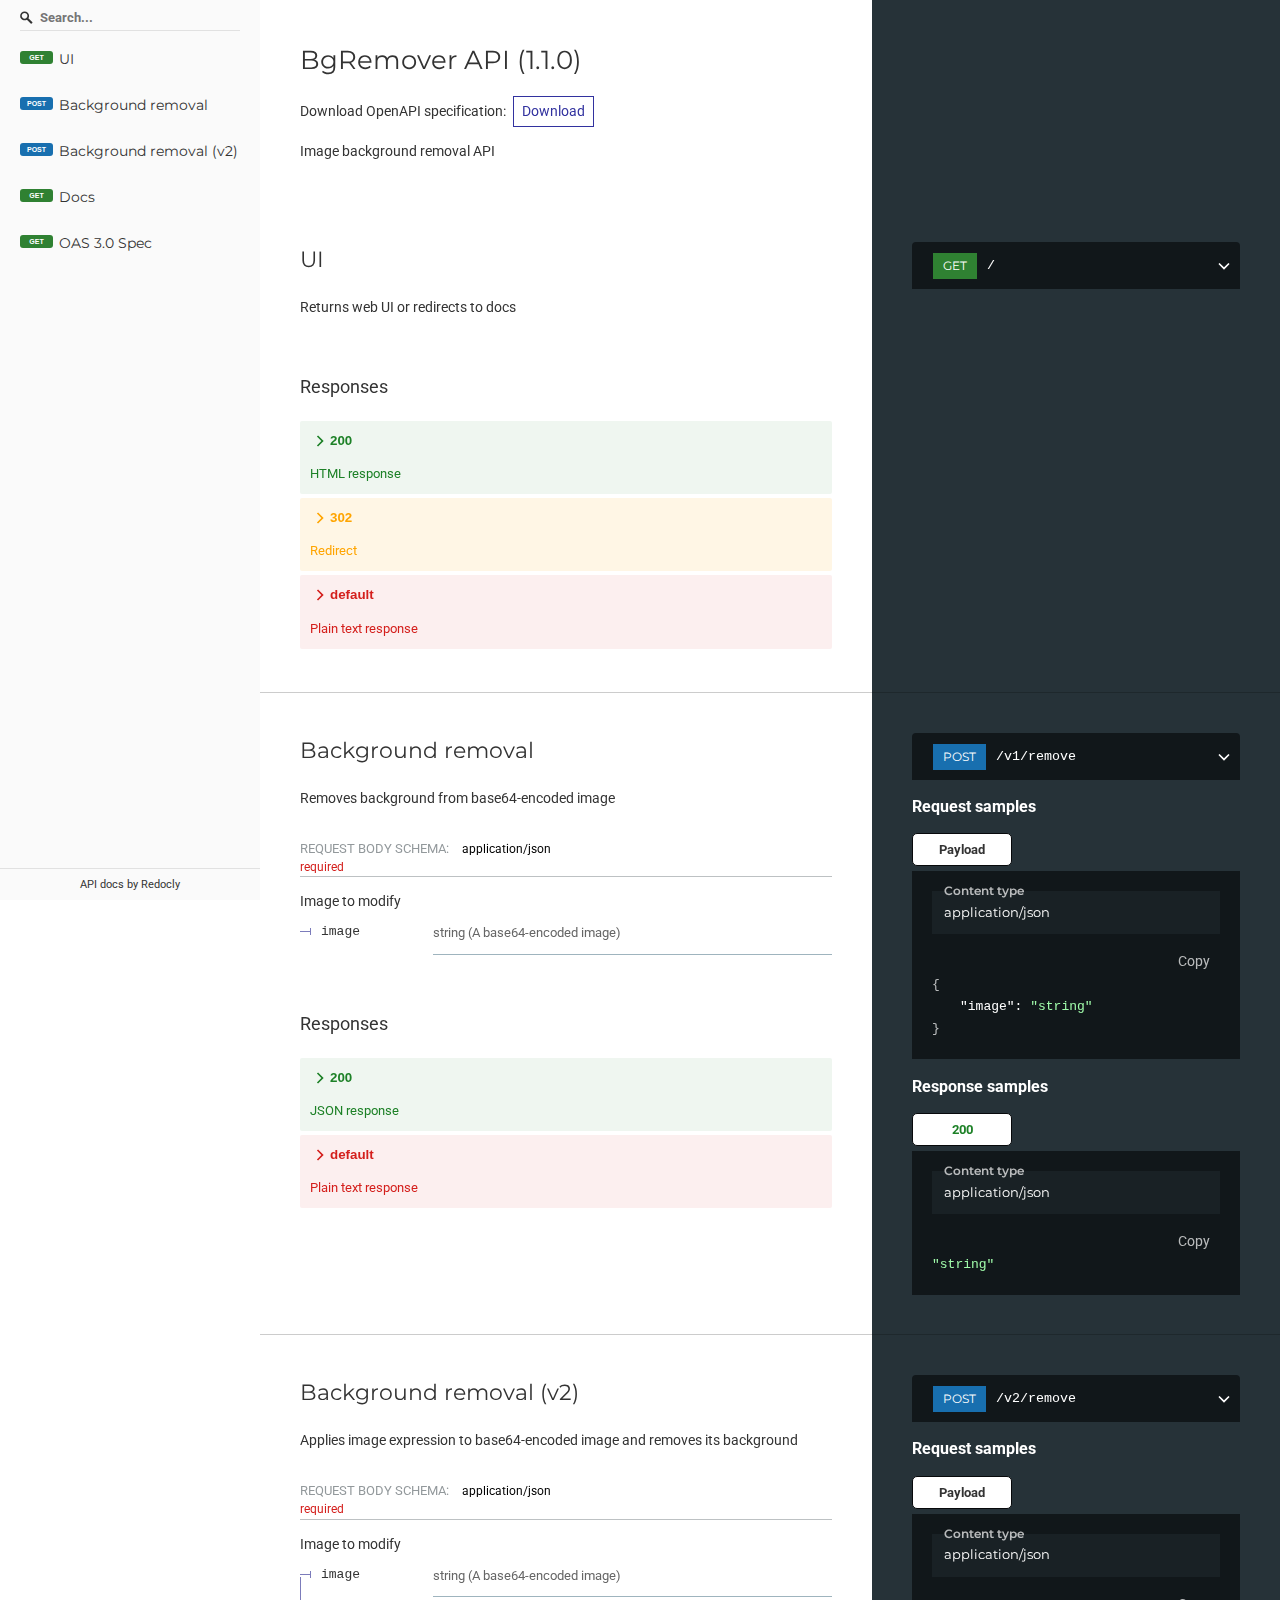
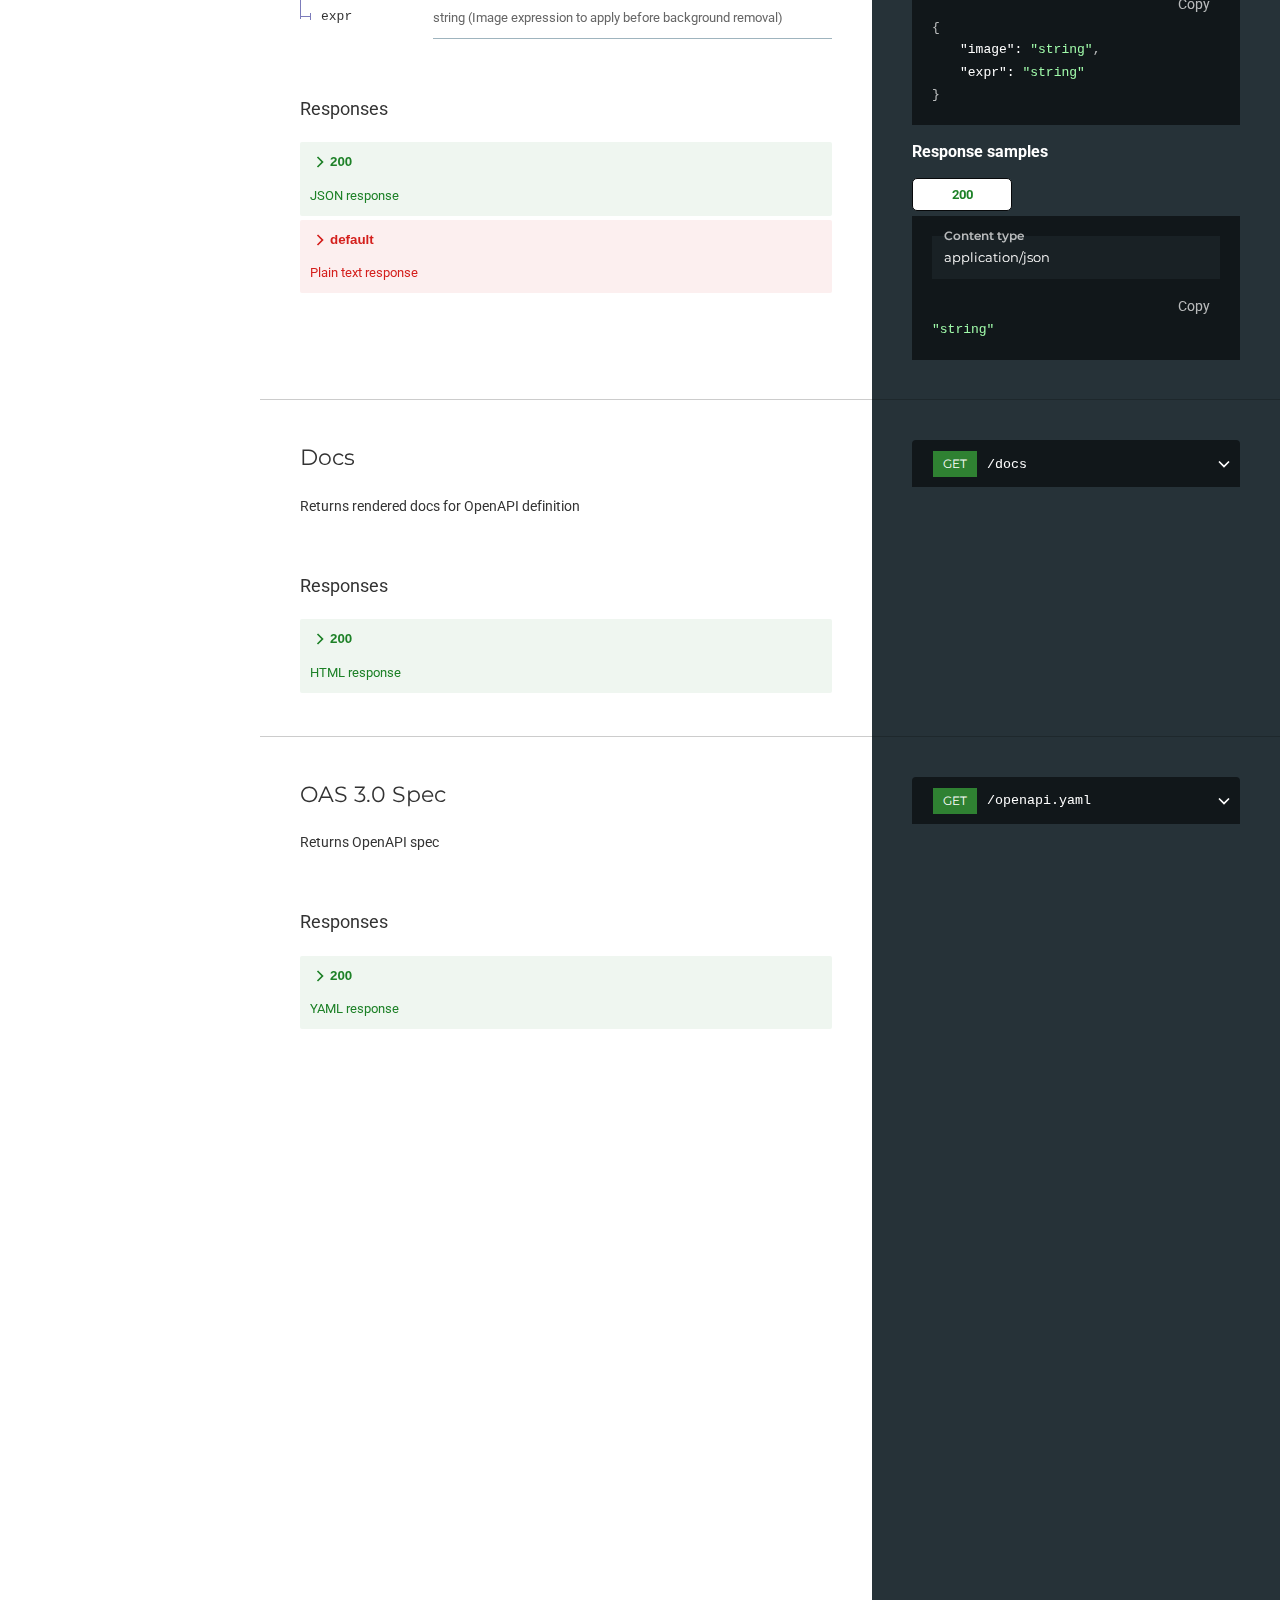
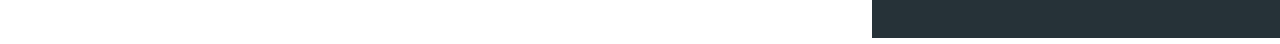
<file: static/spec/redoc-static.html>
<!DOCTYPE html>
<html>

<head>
  <meta charset="utf8" />
  <title>BgRemover API</title>
  <!-- needed for adaptive design -->
  <meta name="viewport" content="width=device-width, initial-scale=1">
  <style>
    body {
      padding: 0;
      margin: 0;
    }
  </style>
  <script src="https://cdn.redoc.ly/redoc/v2.1.5/bundles/redoc.standalone.js"></script><style data-styled="true" data-styled-version="6.1.11">.jLkFlo{width:calc(100% - 40%);padding:0 40px;}/*!sc*/
@media print,screen and (max-width: 75rem){.jLkFlo{width:100%;padding:40px 40px;}}/*!sc*/
data-styled.g4[id="sc-fqkwJk"]{content:"jLkFlo,"}/*!sc*/
.gWwwsw{padding:40px 0;}/*!sc*/
.gWwwsw:last-child{min-height:calc(100vh + 1px);}/*!sc*/
.gWwwsw>.gWwwsw:last-child{min-height:initial;}/*!sc*/
@media print,screen and (max-width: 75rem){.gWwwsw{padding:0;}}/*!sc*/
.dNqlFH{padding:40px 0;position:relative;}/*!sc*/
.dNqlFH:last-child{min-height:calc(100vh + 1px);}/*!sc*/
.dNqlFH>.dNqlFH:last-child{min-height:initial;}/*!sc*/
@media print,screen and (max-width: 75rem){.dNqlFH{padding:0;}}/*!sc*/
.dNqlFH:not(:last-of-type):after{position:absolute;bottom:0;width:100%;display:block;content:'';border-bottom:1px solid rgba(0, 0, 0, 0.2);}/*!sc*/
data-styled.g5[id="sc-dcJtft"]{content:"gWwwsw,dNqlFH,"}/*!sc*/
.hqwGrr{width:40%;color:#ffffff;background-color:#263238;padding:0 40px;}/*!sc*/
@media print,screen and (max-width: 75rem){.hqwGrr{width:100%;padding:40px 40px;}}/*!sc*/
data-styled.g6[id="sc-iGgVNO"]{content:"hqwGrr,"}/*!sc*/
.ggsSF{background-color:#263238;}/*!sc*/
data-styled.g7[id="sc-gsFSjX"]{content:"ggsSF,"}/*!sc*/
.NrBoN{display:flex;width:100%;padding:0;}/*!sc*/
@media print,screen and (max-width: 75rem){.NrBoN{flex-direction:column;}}/*!sc*/
data-styled.g8[id="sc-kAycRU"]{content:"NrBoN,"}/*!sc*/
.cDCvoe{font-family:Montserrat,sans-serif;font-weight:400;font-size:1.85714em;line-height:1.6em;color:#333333;}/*!sc*/
data-styled.g9[id="sc-imWZod"]{content:"cDCvoe,"}/*!sc*/
.hXYRhd{font-family:Montserrat,sans-serif;font-weight:400;font-size:1.57143em;line-height:1.6em;color:#333333;margin:0 0 20px;}/*!sc*/
data-styled.g10[id="sc-jXbVAB"]{content:"hXYRhd,"}/*!sc*/
.cgzTaG{color:#ffffff;}/*!sc*/
data-styled.g12[id="sc-kpDprT"]{content:"cgzTaG,"}/*!sc*/
.fZUozT{border-bottom:1px solid rgba(38, 50, 56, 0.3);margin:1em 0 1em 0;color:rgba(38, 50, 56, 0.5);font-weight:normal;text-transform:uppercase;font-size:0.929em;line-height:20px;}/*!sc*/
data-styled.g13[id="sc-dAlxHm"]{content:"fZUozT,"}/*!sc*/
.buKOug{cursor:pointer;margin-left:-20px;padding:0;line-height:1;width:20px;display:inline-block;outline:0;}/*!sc*/
.buKOug:before{content:'';width:15px;height:15px;background-size:contain;background-image:url('[data-uri]');opacity:0.5;visibility:hidden;display:inline-block;vertical-align:middle;}/*!sc*/
h1:hover>.buKOug::before,h2:hover>.buKOug::before,.buKOug:hover::before{visibility:visible;}/*!sc*/
data-styled.g14[id="sc-jlZhRR"]{content:"buKOug,"}/*!sc*/
.jqLwgG{height:1.5em;width:1.5em;min-width:1.5em;vertical-align:middle;float:left;transition:transform 0.2s ease-out;transform:rotateZ(-90deg);}/*!sc*/
.jqLwgG polygon{fill:#1d8127;}/*!sc*/
.cOpcbH{height:1.5em;width:1.5em;min-width:1.5em;vertical-align:middle;float:left;transition:transform 0.2s ease-out;transform:rotateZ(-90deg);}/*!sc*/
.cOpcbH polygon{fill:#ffa500;}/*!sc*/
.bBKyWu{height:1.5em;width:1.5em;min-width:1.5em;vertical-align:middle;float:left;transition:transform 0.2s ease-out;transform:rotateZ(-90deg);}/*!sc*/
.bBKyWu polygon{fill:#d41f1c;}/*!sc*/
.fxsrq{height:20px;width:20px;min-width:20px;vertical-align:middle;float:right;transition:transform 0.2s ease-out;transform:rotateZ(0);}/*!sc*/
.fxsrq polygon{fill:white;}/*!sc*/
data-styled.g15[id="sc-cwHqhk"]{content:"jqLwgG,cOpcbH,bBKyWu,fxsrq,"}/*!sc*/
.fCxZSn{border-left:1px solid #7c7cbb;box-sizing:border-box;position:relative;padding:10px 10px 10px 0;}/*!sc*/
@media screen and (max-width: 50rem){.fCxZSn{display:block;overflow:hidden;}}/*!sc*/
tr:first-of-type>.fCxZSn,tr.last>.fCxZSn{border-left-width:0;background-position:top left;background-repeat:no-repeat;background-size:1px 100%;}/*!sc*/
tr:first-of-type>.fCxZSn{background-image:linear-gradient(
      to bottom,
      transparent 0%,
      transparent 22px,
      #7c7cbb 22px,
      #7c7cbb 100%
    );}/*!sc*/
tr.last>.fCxZSn{background-image:linear-gradient(
      to bottom,
      #7c7cbb 0%,
      #7c7cbb 22px,
      transparent 22px,
      transparent 100%
    );}/*!sc*/
tr.last+tr>.fCxZSn{border-left-color:transparent;}/*!sc*/
tr.last:first-child>.fCxZSn{background:none;border-left-color:transparent;}/*!sc*/
data-styled.g18[id="sc-dLNtp"]{content:"fCxZSn,"}/*!sc*/
.jTSwDU{vertical-align:top;line-height:20px;white-space:nowrap;font-size:13px;font-family:Courier,monospace;}/*!sc*/
.jTSwDU.deprecated{text-decoration:line-through;color:#707070;}/*!sc*/
data-styled.g20[id="sc-eldOKa"]{content:"jTSwDU,"}/*!sc*/
.kdholP{border-bottom:1px solid #9fb4be;padding:10px 0;width:75%;box-sizing:border-box;}/*!sc*/
tr.expanded .kdholP{border-bottom:none;}/*!sc*/
@media screen and (max-width: 50rem){.kdholP{padding:0 20px;border-bottom:none;border-left:1px solid #7c7cbb;}tr.last>.kdholP{border-left:none;}}/*!sc*/
data-styled.g21[id="sc-fPXMhL"]{content:"kdholP,"}/*!sc*/
.fWSzIS{color:#7c7cbb;font-family:Courier,monospace;margin-right:10px;}/*!sc*/
.fWSzIS::before{content:'';display:inline-block;vertical-align:middle;width:10px;height:1px;background:#7c7cbb;}/*!sc*/
.fWSzIS::after{content:'';display:inline-block;vertical-align:middle;width:1px;background:#7c7cbb;height:7px;}/*!sc*/
data-styled.g22[id="sc-gFqAYk"]{content:"fWSzIS,"}/*!sc*/
.hPLMVw{border-collapse:separate;border-radius:3px;font-size:14px;border-spacing:0;width:100%;}/*!sc*/
.hPLMVw >tr{vertical-align:middle;}/*!sc*/
@media screen and (max-width: 50rem){.hPLMVw{display:block;}.hPLMVw >tr,.hPLMVw >tbody>tr{display:block;}}/*!sc*/
@media screen and (max-width: 50rem) and (-ms-high-contrast:none){.hPLMVw td{float:left;width:100%;}}/*!sc*/
.hPLMVw .sc-ikkyvV,.hPLMVw .sc-ikkyvV .sc-ikkyvV .sc-ikkyvV,.hPLMVw .sc-ikkyvV .sc-ikkyvV .sc-ikkyvV .sc-ikkyvV .sc-ikkyvV{margin:1em;margin-right:0;background:#fafafa;}/*!sc*/
.hPLMVw .sc-ikkyvV .sc-ikkyvV,.hPLMVw .sc-ikkyvV .sc-ikkyvV .sc-ikkyvV .sc-ikkyvV,.hPLMVw .sc-ikkyvV .sc-ikkyvV .sc-ikkyvV .sc-ikkyvV .sc-ikkyvV .sc-ikkyvV{background:#ffffff;}/*!sc*/
data-styled.g24[id="sc-dAbbbq"]{content:"hPLMVw,"}/*!sc*/
.tlGxN >ul{list-style:none;padding:0;margin:0;margin:0 -5px;}/*!sc*/
.tlGxN >ul >li{padding:5px 10px;display:inline-block;background-color:#11171a;border-bottom:1px solid rgba(0, 0, 0, 0.5);cursor:pointer;text-align:center;outline:none;color:#ccc;margin:0 5px 5px 5px;border:1px solid #07090b;border-radius:5px;min-width:60px;font-size:0.9em;font-weight:bold;}/*!sc*/
.tlGxN >ul >li.react-tabs__tab--selected{color:#333333;background:#ffffff;}/*!sc*/
.tlGxN >ul >li.react-tabs__tab--selected:focus{outline:auto;}/*!sc*/
.tlGxN >ul >li:only-child{flex:none;min-width:100px;}/*!sc*/
.tlGxN >ul >li.tab-success{color:#1d8127;}/*!sc*/
.tlGxN >ul >li.tab-redirect{color:#ffa500;}/*!sc*/
.tlGxN >ul >li.tab-info{color:#87ceeb;}/*!sc*/
.tlGxN >ul >li.tab-error{color:#d41f1c;}/*!sc*/
.tlGxN >.react-tabs__tab-panel{background:#11171a;}/*!sc*/
.tlGxN >.react-tabs__tab-panel>div,.tlGxN >.react-tabs__tab-panel>pre{padding:20px;margin:0;}/*!sc*/
.tlGxN >.react-tabs__tab-panel>div>pre{padding:0;}/*!sc*/
data-styled.g30[id="sc-bXCLgj"]{content:"tlGxN,"}/*!sc*/
.bSgSrX code[class*='language-'],.bSgSrX pre[class*='language-']{text-shadow:0 -0.1em 0.2em black;text-align:left;white-space:pre;word-spacing:normal;word-break:normal;word-wrap:normal;line-height:1.5;-moz-tab-size:4;-o-tab-size:4;tab-size:4;-webkit-hyphens:none;-moz-hyphens:none;-ms-hyphens:none;hyphens:none;}/*!sc*/
@media print{.bSgSrX code[class*='language-'],.bSgSrX pre[class*='language-']{text-shadow:none;}}/*!sc*/
.bSgSrX pre[class*='language-']{padding:1em;margin:0.5em 0;overflow:auto;}/*!sc*/
.bSgSrX .token.comment,.bSgSrX .token.prolog,.bSgSrX .token.doctype,.bSgSrX .token.cdata{color:hsl(30, 20%, 50%);}/*!sc*/
.bSgSrX .token.punctuation{opacity:0.7;}/*!sc*/
.bSgSrX .namespace{opacity:0.7;}/*!sc*/
.bSgSrX .token.property,.bSgSrX .token.tag,.bSgSrX .token.number,.bSgSrX .token.constant,.bSgSrX .token.symbol{color:#4a8bb3;}/*!sc*/
.bSgSrX .token.boolean{color:#e64441;}/*!sc*/
.bSgSrX .token.selector,.bSgSrX .token.attr-name,.bSgSrX .token.string,.bSgSrX .token.char,.bSgSrX .token.builtin,.bSgSrX .token.inserted{color:#a0fbaa;}/*!sc*/
.bSgSrX .token.selector+a,.bSgSrX .token.attr-name+a,.bSgSrX .token.string+a,.bSgSrX .token.char+a,.bSgSrX .token.builtin+a,.bSgSrX .token.inserted+a,.bSgSrX .token.selector+a:visited,.bSgSrX .token.attr-name+a:visited,.bSgSrX .token.string+a:visited,.bSgSrX .token.char+a:visited,.bSgSrX .token.builtin+a:visited,.bSgSrX .token.inserted+a:visited{color:#4ed2ba;text-decoration:underline;}/*!sc*/
.bSgSrX .token.property.string{color:white;}/*!sc*/
.bSgSrX .token.operator,.bSgSrX .token.entity,.bSgSrX .token.url,.bSgSrX .token.variable{color:hsl(40, 90%, 60%);}/*!sc*/
.bSgSrX .token.atrule,.bSgSrX .token.attr-value,.bSgSrX .token.keyword{color:hsl(350, 40%, 70%);}/*!sc*/
.bSgSrX .token.regex,.bSgSrX .token.important{color:#e90;}/*!sc*/
.bSgSrX .token.important,.bSgSrX .token.bold{font-weight:bold;}/*!sc*/
.bSgSrX .token.italic{font-style:italic;}/*!sc*/
.bSgSrX .token.entity{cursor:help;}/*!sc*/
.bSgSrX .token.deleted{color:red;}/*!sc*/
data-styled.g32[id="sc-eeDSqt"]{content:"bSgSrX,"}/*!sc*/
.kEwLiZ{opacity:0.7;transition:opacity 0.3s ease;text-align:right;}/*!sc*/
.kEwLiZ:focus-within{opacity:1;}/*!sc*/
.kEwLiZ >button{background-color:transparent;border:0;color:inherit;padding:2px 10px;font-family:Roboto,sans-serif;font-size:14px;line-height:1.5em;cursor:pointer;outline:0;}/*!sc*/
.kEwLiZ >button :hover,.kEwLiZ >button :focus{background:rgba(255, 255, 255, 0.1);}/*!sc*/
data-styled.g33[id="sc-koYCI"]{content:"kEwLiZ,"}/*!sc*/
.eyrQrY{position:relative;}/*!sc*/
data-styled.g37[id="sc-dtBeHJ"]{content:"eyrQrY,"}/*!sc*/
.fpgAnb{margin-left:10px;text-transform:none;font-size:0.929em;color:black;}/*!sc*/
data-styled.g41[id="sc-cWSIco"]{content:"fpgAnb,"}/*!sc*/
.cWARBq{font-family:Roboto,sans-serif;font-weight:400;line-height:1.5em;}/*!sc*/
.cWARBq p:last-child{margin-bottom:0;}/*!sc*/
.cWARBq h1{font-family:Montserrat,sans-serif;font-weight:400;font-size:1.85714em;line-height:1.6em;color:#32329f;margin-top:0;}/*!sc*/
.cWARBq h2{font-family:Montserrat,sans-serif;font-weight:400;font-size:1.57143em;line-height:1.6em;color:#333333;}/*!sc*/
.cWARBq code{color:#e53935;background-color:rgba(38, 50, 56, 0.05);font-family:Courier,monospace;border-radius:2px;border:1px solid rgba(38, 50, 56, 0.1);padding:0 5px;font-size:13px;font-weight:400;word-break:break-word;}/*!sc*/
.cWARBq pre{font-family:Courier,monospace;white-space:pre;background-color:#11171a;color:white;padding:20px;overflow-x:auto;line-height:normal;border-radius:0;border:1px solid rgba(38, 50, 56, 0.1);}/*!sc*/
.cWARBq pre code{background-color:transparent;color:white;padding:0;}/*!sc*/
.cWARBq pre code:before,.cWARBq pre code:after{content:none;}/*!sc*/
.cWARBq blockquote{margin:0;margin-bottom:1em;padding:0 15px;color:#777;border-left:4px solid #ddd;}/*!sc*/
.cWARBq img{max-width:100%;box-sizing:content-box;}/*!sc*/
.cWARBq ul,.cWARBq ol{padding-left:2em;margin:0;margin-bottom:1em;}/*!sc*/
.cWARBq ul ul,.cWARBq ol ul,.cWARBq ul ol,.cWARBq ol ol{margin-bottom:0;margin-top:0;}/*!sc*/
.cWARBq table{display:block;width:100%;overflow:auto;word-break:normal;word-break:keep-all;border-collapse:collapse;border-spacing:0;margin-top:1.5em;margin-bottom:1.5em;}/*!sc*/
.cWARBq table tr{background-color:#fff;border-top:1px solid #ccc;}/*!sc*/
.cWARBq table tr:nth-child(2n){background-color:#fafafa;}/*!sc*/
.cWARBq table th,.cWARBq table td{padding:6px 13px;border:1px solid #ddd;}/*!sc*/
.cWARBq table th{text-align:left;font-weight:bold;}/*!sc*/
.cWARBq .share-link{cursor:pointer;margin-left:-20px;padding:0;line-height:1;width:20px;display:inline-block;outline:0;}/*!sc*/
.cWARBq .share-link:before{content:'';width:15px;height:15px;background-size:contain;background-image:url('[data-uri]');opacity:0.5;visibility:hidden;display:inline-block;vertical-align:middle;}/*!sc*/
.cWARBq h1:hover>.share-link::before,.cWARBq h2:hover>.share-link::before,.cWARBq .share-link:hover::before{visibility:visible;}/*!sc*/
.cWARBq a{text-decoration:auto;color:#32329f;}/*!sc*/
.cWARBq a:visited{color:#32329f;}/*!sc*/
.cWARBq a:hover{color:#6868cf;text-decoration:auto;}/*!sc*/
.gayXgA{font-family:Roboto,sans-serif;font-weight:400;line-height:1.5em;}/*!sc*/
.gayXgA p:last-child{margin-bottom:0;}/*!sc*/
.gayXgA p:first-child{margin-top:0;}/*!sc*/
.gayXgA p:last-child{margin-bottom:0;}/*!sc*/
.gayXgA h1{font-family:Montserrat,sans-serif;font-weight:400;font-size:1.85714em;line-height:1.6em;color:#32329f;margin-top:0;}/*!sc*/
.gayXgA h2{font-family:Montserrat,sans-serif;font-weight:400;font-size:1.57143em;line-height:1.6em;color:#333333;}/*!sc*/
.gayXgA code{color:#e53935;background-color:rgba(38, 50, 56, 0.05);font-family:Courier,monospace;border-radius:2px;border:1px solid rgba(38, 50, 56, 0.1);padding:0 5px;font-size:13px;font-weight:400;word-break:break-word;}/*!sc*/
.gayXgA pre{font-family:Courier,monospace;white-space:pre;background-color:#11171a;color:white;padding:20px;overflow-x:auto;line-height:normal;border-radius:0;border:1px solid rgba(38, 50, 56, 0.1);}/*!sc*/
.gayXgA pre code{background-color:transparent;color:white;padding:0;}/*!sc*/
.gayXgA pre code:before,.gayXgA pre code:after{content:none;}/*!sc*/
.gayXgA blockquote{margin:0;margin-bottom:1em;padding:0 15px;color:#777;border-left:4px solid #ddd;}/*!sc*/
.gayXgA img{max-width:100%;box-sizing:content-box;}/*!sc*/
.gayXgA ul,.gayXgA ol{padding-left:2em;margin:0;margin-bottom:1em;}/*!sc*/
.gayXgA ul ul,.gayXgA ol ul,.gayXgA ul ol,.gayXgA ol ol{margin-bottom:0;margin-top:0;}/*!sc*/
.gayXgA table{display:block;width:100%;overflow:auto;word-break:normal;word-break:keep-all;border-collapse:collapse;border-spacing:0;margin-top:1.5em;margin-bottom:1.5em;}/*!sc*/
.gayXgA table tr{background-color:#fff;border-top:1px solid #ccc;}/*!sc*/
.gayXgA table tr:nth-child(2n){background-color:#fafafa;}/*!sc*/
.gayXgA table th,.gayXgA table td{padding:6px 13px;border:1px solid #ddd;}/*!sc*/
.gayXgA table th{text-align:left;font-weight:bold;}/*!sc*/
.gayXgA .share-link{cursor:pointer;margin-left:-20px;padding:0;line-height:1;width:20px;display:inline-block;outline:0;}/*!sc*/
.gayXgA .share-link:before{content:'';width:15px;height:15px;background-size:contain;background-image:url('[data-uri]');opacity:0.5;visibility:hidden;display:inline-block;vertical-align:middle;}/*!sc*/
.gayXgA h1:hover>.share-link::before,.gayXgA h2:hover>.share-link::before,.gayXgA .share-link:hover::before{visibility:visible;}/*!sc*/
.gayXgA a{text-decoration:auto;color:#32329f;}/*!sc*/
.gayXgA a:visited{color:#32329f;}/*!sc*/
.gayXgA a:hover{color:#6868cf;text-decoration:auto;}/*!sc*/
data-styled.g42[id="sc-eBMFzZ"]{content:"cWARBq,gayXgA,"}/*!sc*/
.gKOXES{display:inline;}/*!sc*/
data-styled.g43[id="sc-dCFGXG"]{content:"gKOXES,"}/*!sc*/
.gpWFPc{position:relative;}/*!sc*/
data-styled.g44[id="sc-fhzEvr"]{content:"gpWFPc,"}/*!sc*/
.hxmTDe:hover>.sc-koYCI{opacity:1;}/*!sc*/
data-styled.g49[id="sc-esYjtY"]{content:"hxmTDe,"}/*!sc*/
.dXllNu{font-family:Courier,monospace;font-size:13px;white-space:pre;contain:content;overflow-x:auto;}/*!sc*/
.dXllNu .redoc-json code>.collapser{display:none;pointer-events:none;}/*!sc*/
.dXllNu .callback-function{color:gray;}/*!sc*/
.dXllNu .collapser:after{content:'-';cursor:pointer;}/*!sc*/
.dXllNu .collapsed>.collapser:after{content:'+';cursor:pointer;}/*!sc*/
.dXllNu .ellipsis:after{content:' … ';}/*!sc*/
.dXllNu .collapsible{margin-left:2em;}/*!sc*/
.dXllNu .hoverable{padding-top:1px;padding-bottom:1px;padding-left:2px;padding-right:2px;border-radius:2px;}/*!sc*/
.dXllNu .hovered{background-color:rgba(235, 238, 249, 1);}/*!sc*/
.dXllNu .collapser{background-color:transparent;border:0;color:#fff;font-family:Courier,monospace;font-size:13px;padding-right:6px;padding-left:6px;padding-top:0;padding-bottom:0;display:flex;align-items:center;justify-content:center;width:15px;height:15px;position:absolute;top:4px;left:-1.5em;cursor:default;user-select:none;-webkit-user-select:none;padding:2px;}/*!sc*/
.dXllNu .collapser:focus{outline-color:#fff;outline-style:dotted;outline-width:1px;}/*!sc*/
.dXllNu ul{list-style-type:none;padding:0px;margin:0px 0px 0px 26px;}/*!sc*/
.dXllNu li{position:relative;display:block;}/*!sc*/
.dXllNu .hoverable{display:inline-block;}/*!sc*/
.dXllNu .selected{outline-style:solid;outline-width:1px;outline-style:dotted;}/*!sc*/
.dXllNu .collapsed>.collapsible{display:none;}/*!sc*/
.dXllNu .ellipsis{display:none;}/*!sc*/
.dXllNu .collapsed>.ellipsis{display:inherit;}/*!sc*/
data-styled.g50[id="sc-fXSgRJ"]{content:"dXllNu,"}/*!sc*/
.OirWV{padding:0.9em;background-color:rgba(38,50,56,0.4);margin:0 0 10px 0;display:block;font-family:Montserrat,sans-serif;font-size:0.929em;line-height:1.5em;}/*!sc*/
data-styled.g51[id="sc-JrEyx"]{content:"OirWV,"}/*!sc*/
.bLpZTa{font-family:Montserrat,sans-serif;font-size:12px;position:absolute;z-index:1;top:-11px;left:12px;font-weight:600;color:rgba(255,255,255,0.7);}/*!sc*/
data-styled.g52[id="sc-fjvwmM"]{content:"bLpZTa,"}/*!sc*/
.kIESIX{position:relative;}/*!sc*/
data-styled.g53[id="sc-bbSYpP"]{content:"kIESIX,"}/*!sc*/
.fszzxn{margin-top:15px;}/*!sc*/
data-styled.g56[id="sc-uVXKs"]{content:"fszzxn,"}/*!sc*/
.kMMoBE{vertical-align:middle;font-size:13px;line-height:20px;}/*!sc*/
data-styled.g58[id="sc-NxrBK"]{content:"kMMoBE,"}/*!sc*/
.hMkdpJ{color:rgba(102,102,102,0.9);}/*!sc*/
data-styled.g59[id="sc-cfxfQh"]{content:"hMkdpJ,"}/*!sc*/
.ffgeXz{color:#666;}/*!sc*/
data-styled.g60[id="sc-gFAXEw"]{content:"ffgeXz,"}/*!sc*/
.kkDjeQ{color:#666;word-break:break-word;}/*!sc*/
data-styled.g61[id="sc-gmPhgS"]{content:"kkDjeQ,"}/*!sc*/
.gypzqL{color:#d41f1c;font-size:0.9em;font-weight:normal;margin-left:20px;line-height:1;}/*!sc*/
data-styled.g62[id="sc-hRJeED"]{content:"gypzqL,"}/*!sc*/
.hJudwp{margin-top:0;margin-bottom:0.5em;}/*!sc*/
data-styled.g91[id="sc-fTFkHh"]{content:"hJudwp,"}/*!sc*/
.dyWjRw{border:1px solid #32329f;color:#32329f;font-weight:normal;margin-left:0.5em;padding:4px 8px 4px;display:inline-block;text-decoration:none;cursor:pointer;}/*!sc*/
data-styled.g92[id="sc-ktJcvw"]{content:"dyWjRw,"}/*!sc*/
.hkxktA{width:9ex;display:inline-block;height:13px;line-height:13px;background-color:#333;border-radius:3px;background-repeat:no-repeat;background-position:6px 4px;font-size:7px;font-family:Verdana,sans-serif;color:white;text-transform:uppercase;text-align:center;font-weight:bold;vertical-align:middle;margin-right:6px;margin-top:2px;}/*!sc*/
.hkxktA.get{background-color:#2F8132;}/*!sc*/
.hkxktA.post{background-color:#186FAF;}/*!sc*/
.hkxktA.put{background-color:#95507c;}/*!sc*/
.hkxktA.options{background-color:#947014;}/*!sc*/
.hkxktA.patch{background-color:#bf581d;}/*!sc*/
.hkxktA.delete{background-color:#cc3333;}/*!sc*/
.hkxktA.basic{background-color:#707070;}/*!sc*/
.hkxktA.link{background-color:#07818F;}/*!sc*/
.hkxktA.head{background-color:#A23DAD;}/*!sc*/
.hkxktA.hook{background-color:#32329f;}/*!sc*/
.hkxktA.schema{background-color:#707070;}/*!sc*/
data-styled.g99[id="sc-ehiymJ"]{content:"hkxktA,"}/*!sc*/
.gVzKKH{margin:0;padding:0;}/*!sc*/
.gVzKKH:first-child{padding-bottom:32px;}/*!sc*/
.sc-iHmqaY .sc-iHmqaY{font-size:0.929em;}/*!sc*/
data-styled.g100[id="sc-iHmqaY"]{content:"gVzKKH,"}/*!sc*/
.jiiTgL{list-style:none inside none;overflow:hidden;text-overflow:ellipsis;padding:0;}/*!sc*/
data-styled.g101[id="sc-kYxEyd"]{content:"jiiTgL,"}/*!sc*/
.iwtEuE{cursor:pointer;color:#333333;margin:0;padding:12.5px 20px;display:flex;justify-content:space-between;font-family:Montserrat,sans-serif;background-color:#fafafa;}/*!sc*/
.iwtEuE:hover{color:#32329f;background-color:#ededed;}/*!sc*/
.iwtEuE .sc-cwHqhk{height:1.5em;width:1.5em;}/*!sc*/
.iwtEuE .sc-cwHqhk polygon{fill:#333333;}/*!sc*/
data-styled.g102[id="sc-bpUCxw"]{content:"iwtEuE,"}/*!sc*/
.kgCeIH{display:inline-block;vertical-align:middle;width:calc(100% - 38px);overflow:hidden;text-overflow:ellipsis;}/*!sc*/
data-styled.g103[id="sc-eyvHYj"]{content:"kgCeIH,"}/*!sc*/
.fGEtTM{font-size:0.8em;margin-top:10px;text-align:center;position:fixed;width:260px;bottom:0;background:#fafafa;}/*!sc*/
.fGEtTM a,.fGEtTM a:visited,.fGEtTM a:hover{color:#333333!important;padding:5px 0;border-top:1px solid #e1e1e1;text-decoration:none;display:flex;align-items:center;justify-content:center;}/*!sc*/
.fGEtTM img{width:15px;margin-right:5px;}/*!sc*/
@media screen and (max-width: 50rem){.fGEtTM{width:100%;}}/*!sc*/
data-styled.g104[id="sc-gfopwy"]{content:"fGEtTM,"}/*!sc*/
.ciDfNo{cursor:pointer;position:relative;margin-bottom:5px;}/*!sc*/
data-styled.g110[id="sc-dkmVhU"]{content:"ciDfNo,"}/*!sc*/
.gHPYVn{font-family:Courier,monospace;margin-left:10px;flex:1;overflow-x:hidden;text-overflow:ellipsis;}/*!sc*/
data-styled.g111[id="sc-ejfMNw"]{content:"gHPYVn,"}/*!sc*/
.jJBChh{outline:0;color:inherit;width:100%;text-align:left;cursor:pointer;padding:10px 30px 10px 20px;border-radius:4px 4px 0 0;background-color:#11171a;display:flex;white-space:nowrap;align-items:center;border:1px solid transparent;border-bottom:0;transition:border-color 0.25s ease;}/*!sc*/
.jJBChh ..sc-ejfMNw{color:#ffffff;}/*!sc*/
.jJBChh:focus{box-shadow:inset 0 2px 2px rgba(0, 0, 0, 0.45),0 2px 0 rgba(128, 128, 128, 0.25);}/*!sc*/
data-styled.g112[id="sc-iEXLnV"]{content:"jJBChh,"}/*!sc*/
.fPaeRy{font-size:0.929em;line-height:20px;background-color:#2F8132;color:#ffffff;padding:3px 10px;text-transform:uppercase;font-family:Montserrat,sans-serif;margin:0;}/*!sc*/
.bBtSVQ{font-size:0.929em;line-height:20px;background-color:#186FAF;color:#ffffff;padding:3px 10px;text-transform:uppercase;font-family:Montserrat,sans-serif;margin:0;}/*!sc*/
data-styled.g113[id="sc-EgOky"]{content:"fPaeRy,bBtSVQ,"}/*!sc*/
.fuVsyo{position:absolute;width:100%;z-index:100;background:#fafafa;color:#263238;box-sizing:border-box;box-shadow:0 0 6px rgba(0, 0, 0, 0.33);overflow:hidden;border-bottom-left-radius:4px;border-bottom-right-radius:4px;transition:all 0.25s ease;visibility:hidden;transform:translateY(-50%) scaleY(0);}/*!sc*/
data-styled.g114[id="sc-eZYMKX"]{content:"fuVsyo,"}/*!sc*/
.kyqjNC{padding:10px;}/*!sc*/
data-styled.g115[id="sc-dlWDvs"]{content:"kyqjNC,"}/*!sc*/
.lhFNhe{padding:5px;border:1px solid #ccc;background:#fff;word-break:break-all;color:#32329f;}/*!sc*/
.lhFNhe >span{color:#333333;}/*!sc*/
data-styled.g116[id="sc-hHOBVR"]{content:"lhFNhe,"}/*!sc*/
.kRQFMp{text-transform:lowercase;margin-left:0;line-height:1.5em;}/*!sc*/
data-styled.g117[id="sc-kWtorq"]{content:"kRQFMp,"}/*!sc*/
.hDzmxh{display:block;border:0;width:100%;text-align:left;padding:10px;border-radius:2px;margin-bottom:4px;line-height:1.5em;cursor:pointer;color:#1d8127;background-color:rgba(29,129,39,0.07);}/*!sc*/
.hDzmxh:focus{outline:auto #1d8127;}/*!sc*/
.etqZxs{display:block;border:0;width:100%;text-align:left;padding:10px;border-radius:2px;margin-bottom:4px;line-height:1.5em;cursor:pointer;color:#ffa500;background-color:rgba(255,165,0,0.1);}/*!sc*/
.etqZxs:focus{outline:auto #ffa500;}/*!sc*/
.IVbkz{display:block;border:0;width:100%;text-align:left;padding:10px;border-radius:2px;margin-bottom:4px;line-height:1.5em;cursor:pointer;color:#d41f1c;background-color:rgba(212,31,28,0.07);}/*!sc*/
.IVbkz:focus{outline:auto #d41f1c;}/*!sc*/
data-styled.g119[id="sc-gdyfxU"]{content:"hDzmxh,etqZxs,IVbkz,"}/*!sc*/
.eBHfiv{vertical-align:top;}/*!sc*/
data-styled.g122[id="sc-bVHBsO"]{content:"eBHfiv,"}/*!sc*/
.hePoiW{font-size:1.3em;padding:0.2em 0;margin:3em 0 1.1em;color:#333333;font-weight:normal;}/*!sc*/
data-styled.g123[id="sc-dSIJcR"]{content:"hePoiW,"}/*!sc*/
.bFMrcX{margin-bottom:30px;}/*!sc*/
data-styled.g128[id="sc-ePDMnc"]{content:"bFMrcX,"}/*!sc*/
.fztUTL{user-select:none;width:20px;height:20px;align-self:center;display:flex;flex-direction:column;color:#32329f;}/*!sc*/
data-styled.g129[id="sc-bVVHAX"]{content:"fztUTL,"}/*!sc*/
.fGVzNH{width:260px;background-color:#fafafa;overflow:hidden;display:flex;flex-direction:column;backface-visibility:hidden;height:100vh;position:sticky;position:-webkit-sticky;top:0;}/*!sc*/
@media screen and (max-width: 50rem){.fGVzNH{position:fixed;z-index:20;width:100%;background:#fafafa;display:none;}}/*!sc*/
@media print{.fGVzNH{display:none;}}/*!sc*/
data-styled.g130[id="sc-dPZUdm"]{content:"fGVzNH,"}/*!sc*/
.bjfrnL{outline:none;user-select:none;background-color:#f2f2f2;color:#32329f;display:none;cursor:pointer;position:fixed;right:20px;z-index:100;border-radius:50%;box-shadow:0 0 20px rgba(0, 0, 0, 0.3);bottom:44px;width:60px;height:60px;padding:0 20px;}/*!sc*/
@media screen and (max-width: 50rem){.bjfrnL{display:flex;}}/*!sc*/
.bjfrnL svg{color:#0065FB;}/*!sc*/
@media print{.bjfrnL{display:none;}}/*!sc*/
data-styled.g131[id="sc-eBHgEO"]{content:"bjfrnL,"}/*!sc*/
.cyBpUp{font-family:Roboto,sans-serif;font-size:14px;font-weight:400;line-height:1.5em;color:#333333;display:flex;position:relative;text-align:left;-webkit-font-smoothing:antialiased;font-smoothing:antialiased;text-rendering:optimizeSpeed!important;tap-highlight-color:rgba(0, 0, 0, 0);text-size-adjust:100%;}/*!sc*/
.cyBpUp *{box-sizing:border-box;-webkit-tap-highlight-color:rgba(255, 255, 255, 0);}/*!sc*/
data-styled.g132[id="sc-iXzffn"]{content:"cyBpUp,"}/*!sc*/
.exixUa{z-index:1;position:relative;overflow:hidden;width:calc(100% - 260px);contain:layout;}/*!sc*/
@media print,screen and (max-width: 50rem){.exixUa{width:100%;}}/*!sc*/
data-styled.g133[id="sc-lnPyOc"]{content:"exixUa,"}/*!sc*/
.bYFiUR{background:#263238;position:absolute;top:0;bottom:0;right:0;width:calc((100% - 260px) * 0.4);}/*!sc*/
@media print,screen and (max-width: 75rem){.bYFiUR{display:none;}}/*!sc*/
data-styled.g134[id="sc-eulNPF"]{content:"bYFiUR,"}/*!sc*/
.fcCKrX{padding:5px 0;}/*!sc*/
data-styled.g135[id="sc-dExXmK"]{content:"fcCKrX,"}/*!sc*/
.ivCUtK{width:calc(100% - 40px);box-sizing:border-box;margin:0 20px;padding:5px 10px 5px 20px;border:0;border-bottom:1px solid #e1e1e1;font-family:Roboto,sans-serif;font-weight:bold;font-size:13px;color:#333333;background-color:transparent;outline:none;}/*!sc*/
data-styled.g136[id="sc-iapVNj"]{content:"ivCUtK,"}/*!sc*/
.bAFwPb{position:absolute;left:20px;height:1.8em;width:0.9em;}/*!sc*/
.bAFwPb path{fill:#333333;}/*!sc*/
data-styled.g137[id="sc-kqGpvY"]{content:"bAFwPb,"}/*!sc*/
</style>
  <link href="https://fonts.googleapis.com/css?family=Montserrat:300,400,700|Roboto:300,400,700" rel="stylesheet">
</head>

<body>
  
      <div id="redoc"><div class="sc-iXzffn cyBpUp redoc-wrap"><div class="sc-dPZUdm fGVzNH menu-content" style="top:0px;height:calc(100vh - 0px)"><div role="search" class="sc-dExXmK fcCKrX"><svg class="sc-kqGpvY bAFwPb search-icon" version="1.1" viewBox="0 0 1000 1000" x="0px" xmlns="http://www.w3.org/2000/svg" y="0px"><path d="M968.2,849.4L667.3,549c83.9-136.5,66.7-317.4-51.7-435.6C477.1-25,252.5-25,113.9,113.4c-138.5,138.3-138.5,362.6,0,501C219.2,730.1,413.2,743,547.6,666.5l301.9,301.4c43.6,43.6,76.9,14.9,104.2-12.4C981,928.3,1011.8,893,968.2,849.4z M524.5,522c-88.9,88.7-233,88.7-321.8,0c-88.9-88.7-88.9-232.6,0-321.3c88.9-88.7,233-88.7,321.8,0C613.4,289.4,613.4,433.3,524.5,522z"></path></svg><input placeholder="Search..." aria-label="Search" type="text" class="sc-iapVNj ivCUtK search-input" value=""/></div><div class="sc-dtBeHJ eyrQrY scrollbar-container undefined"><ul role="menu" class="sc-iHmqaY gVzKKH"><li tabindex="0" depth="2" data-item-id="/paths/~1/get" role="menuitem" class="sc-kYxEyd jiiTgL"><label class="sc-bpUCxw iwtEuE -depth2"><span type="get" class="sc-ehiymJ hkxktA operation-type get">get</span><span tabindex="0" width="calc(100% - 38px)" class="sc-eyvHYj kgCeIH">UI</span></label></li><li tabindex="0" depth="2" data-item-id="/paths/~1v1~1remove/post" role="menuitem" class="sc-kYxEyd jiiTgL"><label class="sc-bpUCxw iwtEuE -depth2"><span type="post" class="sc-ehiymJ hkxktA operation-type post">post</span><span tabindex="0" width="calc(100% - 38px)" class="sc-eyvHYj kgCeIH">Background removal</span></label></li><li tabindex="0" depth="2" data-item-id="/paths/~1v2~1remove/post" role="menuitem" class="sc-kYxEyd jiiTgL"><label class="sc-bpUCxw iwtEuE -depth2"><span type="post" class="sc-ehiymJ hkxktA operation-type post">post</span><span tabindex="0" width="calc(100% - 38px)" class="sc-eyvHYj kgCeIH">Background removal (v2)</span></label></li><li tabindex="0" depth="2" data-item-id="/paths/~1docs/get" role="menuitem" class="sc-kYxEyd jiiTgL"><label class="sc-bpUCxw iwtEuE -depth2"><span type="get" class="sc-ehiymJ hkxktA operation-type get">get</span><span tabindex="0" width="calc(100% - 38px)" class="sc-eyvHYj kgCeIH">Docs</span></label></li><li tabindex="0" depth="2" data-item-id="/paths/~1openapi.yaml/get" role="menuitem" class="sc-kYxEyd jiiTgL"><label class="sc-bpUCxw iwtEuE -depth2"><span type="get" class="sc-ehiymJ hkxktA operation-type get">get</span><span tabindex="0" width="calc(100% - 38px)" class="sc-eyvHYj kgCeIH">OAS 3.0 Spec</span></label></li></ul><div class="sc-gfopwy fGEtTM"><a target="_blank" rel="noopener noreferrer" href="https://redocly.com/redoc/">API docs by Redocly</a></div></div></div><div class="sc-eBHgEO bjfrnL"><div class="sc-bVVHAX fztUTL"><svg class="" style="transform:translate(2px, -4px) rotate(180deg);transition:transform 0.2s ease" viewBox="0 0 926.23699 573.74994" version="1.1" x="0px" y="0px" width="15" height="15"><g transform="translate(904.92214,-879.1482)"><path d="
          m -673.67664,1221.6502 -231.2455,-231.24803 55.6165,
          -55.627 c 30.5891,-30.59485 56.1806,-55.627 56.8701,-55.627 0.6894,
          0 79.8637,78.60862 175.9427,174.68583 l 174.6892,174.6858 174.6892,
          -174.6858 c 96.079,-96.07721 175.253196,-174.68583 175.942696,
          -174.68583 0.6895,0 26.281,25.03215 56.8701,
          55.627 l 55.6165,55.627 -231.245496,231.24803 c -127.185,127.1864
          -231.5279,231.248 -231.873,231.248 -0.3451,0 -104.688,
          -104.0616 -231.873,-231.248 z
        " fill="currentColor"></path></g></svg><svg class="" style="transform:translate(2px, 4px);transition:transform 0.2s ease" viewBox="0 0 926.23699 573.74994" version="1.1" x="0px" y="0px" width="15" height="15"><g transform="translate(904.92214,-879.1482)"><path d="
          m -673.67664,1221.6502 -231.2455,-231.24803 55.6165,
          -55.627 c 30.5891,-30.59485 56.1806,-55.627 56.8701,-55.627 0.6894,
          0 79.8637,78.60862 175.9427,174.68583 l 174.6892,174.6858 174.6892,
          -174.6858 c 96.079,-96.07721 175.253196,-174.68583 175.942696,
          -174.68583 0.6895,0 26.281,25.03215 56.8701,
          55.627 l 55.6165,55.627 -231.245496,231.24803 c -127.185,127.1864
          -231.5279,231.248 -231.873,231.248 -0.3451,0 -104.688,
          -104.0616 -231.873,-231.248 z
        " fill="currentColor"></path></g></svg></div></div><div class="sc-lnPyOc exixUa api-content"><div class="sc-dcJtft gWwwsw"><div class="sc-kAycRU NrBoN"><div class="sc-fqkwJk jLkFlo api-info"><h1 class="sc-imWZod sc-fTFkHh cDCvoe hJudwp">BgRemover API<!-- --> <span>(<!-- -->1.1.0<!-- -->)</span></h1><p>Download OpenAPI specification<!-- -->:<a download="openapi.json" target="_blank" class="sc-ktJcvw dyWjRw">Download</a></p><div class="sc-eeDSqt sc-eBMFzZ bSgSrX cWARBq"></div><div data-role="redoc-summary" html="" class="sc-eeDSqt sc-eBMFzZ bSgSrX cWARBq"></div><div data-role="redoc-description" html="&lt;p&gt;Image background removal API&lt;/p&gt;
" class="sc-eeDSqt sc-eBMFzZ bSgSrX cWARBq"><p>Image background removal API</p>
</div></div></div></div><div id="/paths/~1/get" data-section-id="/paths/~1/get" class="sc-dcJtft dNqlFH"><div class="sc-kAycRU NrBoN"><div class="sc-fqkwJk jLkFlo"><h2 class="sc-jXbVAB hXYRhd"><a class="sc-jlZhRR buKOug" href="#/paths/~1/get" aria-label="/paths/~1/get"></a>UI<!-- --> </h2><div class="sc-ePDMnc bFMrcX"><div html="&lt;p&gt;Returns web UI or redirects to docs&lt;/p&gt;
" class="sc-eeDSqt sc-eBMFzZ bSgSrX cWARBq"><p>Returns web UI or redirects to docs</p>
</div></div><div><h3 class="sc-dSIJcR hePoiW">Responses</h3><div><button class="sc-gdyfxU hDzmxh"><svg class="sc-cwHqhk jqLwgG" version="1.1" viewBox="0 0 24 24" x="0" xmlns="http://www.w3.org/2000/svg" y="0" aria-hidden="true"><polygon points="17.3 8.3 12 13.6 6.7 8.3 5.3 9.7 12 16.4 18.7 9.7 "></polygon></svg><strong class="sc-bVHBsO eBHfiv">200<!-- --> </strong><div html="&lt;p&gt;HTML response&lt;/p&gt;
" class="sc-eeDSqt sc-eBMFzZ bSgSrX cWARBq sc-dCFGXG gKOXES"><p>HTML response</p>
</div></button></div><div><button class="sc-gdyfxU etqZxs"><svg class="sc-cwHqhk cOpcbH" version="1.1" viewBox="0 0 24 24" x="0" xmlns="http://www.w3.org/2000/svg" y="0" aria-hidden="true"><polygon points="17.3 8.3 12 13.6 6.7 8.3 5.3 9.7 12 16.4 18.7 9.7 "></polygon></svg><strong class="sc-bVHBsO eBHfiv">302<!-- --> </strong><div html="&lt;p&gt;Redirect&lt;/p&gt;
" class="sc-eeDSqt sc-eBMFzZ bSgSrX cWARBq sc-dCFGXG gKOXES"><p>Redirect</p>
</div></button></div><div><button class="sc-gdyfxU IVbkz"><svg class="sc-cwHqhk bBKyWu" version="1.1" viewBox="0 0 24 24" x="0" xmlns="http://www.w3.org/2000/svg" y="0" aria-hidden="true"><polygon points="17.3 8.3 12 13.6 6.7 8.3 5.3 9.7 12 16.4 18.7 9.7 "></polygon></svg><strong class="sc-bVHBsO eBHfiv">default<!-- --> </strong><div html="&lt;p&gt;Plain text response&lt;/p&gt;
" class="sc-eeDSqt sc-eBMFzZ bSgSrX cWARBq sc-dCFGXG gKOXES"><p>Plain text response</p>
</div></button></div></div></div><div class="sc-iGgVNO sc-gsFSjX hqwGrr ggsSF"><div class="sc-dkmVhU ciDfNo"><button class="sc-iEXLnV jJBChh"><span type="get" class="sc-EgOky fPaeRy http-verb get">get</span><span class="sc-ejfMNw gHPYVn">/</span><svg class="sc-cwHqhk fxsrq" style="margin-right:-25px" version="1.1" viewBox="0 0 24 24" x="0" xmlns="http://www.w3.org/2000/svg" y="0" aria-hidden="true"><polygon points="17.3 8.3 12 13.6 6.7 8.3 5.3 9.7 12 16.4 18.7 9.7 "></polygon></svg></button><div aria-hidden="true" class="sc-eZYMKX fuVsyo"><div class="sc-dlWDvs kyqjNC"><div html="&lt;p&gt;Local server&lt;/p&gt;
" class="sc-eeDSqt sc-eBMFzZ bSgSrX gayXgA"><p>Local server</p>
</div><div tabindex="0" role="button"><div class="sc-hHOBVR lhFNhe"><span>http://localhost:8080</span>/</div></div></div></div></div></div></div></div><div id="/paths/~1v1~1remove/post" data-section-id="/paths/~1v1~1remove/post" class="sc-dcJtft dNqlFH"><div class="sc-kAycRU NrBoN"><div class="sc-fqkwJk jLkFlo"><h2 class="sc-jXbVAB hXYRhd"><a class="sc-jlZhRR buKOug" href="#/paths/~1v1~1remove/post" aria-label="/paths/~1v1~1remove/post"></a>Background removal<!-- --> </h2><div class="sc-ePDMnc bFMrcX"><div html="&lt;p&gt;Removes background from base64-encoded image&lt;/p&gt;
" class="sc-eeDSqt sc-eBMFzZ bSgSrX cWARBq"><p>Removes background from base64-encoded image</p>
</div></div><h5 class="sc-dAlxHm fZUozT">Request Body schema: <span class="sc-cWSIco fpgAnb">application/json</span><div class="sc-NxrBK sc-hRJeED sc-kWtorq kMMoBE gypzqL kRQFMp">required</div></h5><div html="&lt;p&gt;Image to modify&lt;/p&gt;
" class="sc-eeDSqt sc-eBMFzZ bSgSrX cWARBq"><p>Image to modify</p>
</div><table class="sc-dAbbbq hPLMVw"><tbody><tr class="last "><td kind="field" title="image" class="sc-dLNtp sc-eldOKa fCxZSn jTSwDU"><span class="sc-gFqAYk fWSzIS"></span><span class="property-name">image</span></td><td class="sc-fPXMhL kdholP"><div><div><span class="sc-NxrBK sc-cfxfQh kMMoBE hMkdpJ"></span><span class="sc-NxrBK sc-gFAXEw kMMoBE ffgeXz">string</span><span class="sc-NxrBK sc-gmPhgS kMMoBE kkDjeQ"> (<!-- -->A base64-encoded image<!-- -->) </span></div> <div><div html="" class="sc-eeDSqt sc-eBMFzZ bSgSrX gayXgA"></div></div></div></td></tr></tbody></table><div><h3 class="sc-dSIJcR hePoiW">Responses</h3><div><button class="sc-gdyfxU hDzmxh"><svg class="sc-cwHqhk jqLwgG" version="1.1" viewBox="0 0 24 24" x="0" xmlns="http://www.w3.org/2000/svg" y="0" aria-hidden="true"><polygon points="17.3 8.3 12 13.6 6.7 8.3 5.3 9.7 12 16.4 18.7 9.7 "></polygon></svg><strong class="sc-bVHBsO eBHfiv">200<!-- --> </strong><div html="&lt;p&gt;JSON response&lt;/p&gt;
" class="sc-eeDSqt sc-eBMFzZ bSgSrX cWARBq sc-dCFGXG gKOXES"><p>JSON response</p>
</div></button></div><div><button class="sc-gdyfxU IVbkz"><svg class="sc-cwHqhk bBKyWu" version="1.1" viewBox="0 0 24 24" x="0" xmlns="http://www.w3.org/2000/svg" y="0" aria-hidden="true"><polygon points="17.3 8.3 12 13.6 6.7 8.3 5.3 9.7 12 16.4 18.7 9.7 "></polygon></svg><strong class="sc-bVHBsO eBHfiv">default<!-- --> </strong><div html="&lt;p&gt;Plain text response&lt;/p&gt;
" class="sc-eeDSqt sc-eBMFzZ bSgSrX cWARBq sc-dCFGXG gKOXES"><p>Plain text response</p>
</div></button></div></div></div><div class="sc-iGgVNO sc-gsFSjX hqwGrr ggsSF"><div class="sc-dkmVhU ciDfNo"><button class="sc-iEXLnV jJBChh"><span type="post" class="sc-EgOky bBtSVQ http-verb post">post</span><span class="sc-ejfMNw gHPYVn">/v1/remove</span><svg class="sc-cwHqhk fxsrq" style="margin-right:-25px" version="1.1" viewBox="0 0 24 24" x="0" xmlns="http://www.w3.org/2000/svg" y="0" aria-hidden="true"><polygon points="17.3 8.3 12 13.6 6.7 8.3 5.3 9.7 12 16.4 18.7 9.7 "></polygon></svg></button><div aria-hidden="true" class="sc-eZYMKX fuVsyo"><div class="sc-dlWDvs kyqjNC"><div html="&lt;p&gt;Local server&lt;/p&gt;
" class="sc-eeDSqt sc-eBMFzZ bSgSrX gayXgA"><p>Local server</p>
</div><div tabindex="0" role="button"><div class="sc-hHOBVR lhFNhe"><span>http://localhost:8080</span>/v1/remove</div></div></div></div></div><div><h3 class="sc-kpDprT cgzTaG"> <!-- -->Request samples<!-- --> </h3><div class="sc-bXCLgj tlGxN" data-rttabs="true"><ul class="react-tabs__tab-list" role="tablist"><li class="react-tabs__tab react-tabs__tab--selected" role="tab" id="tab:R155a:0" aria-selected="true" aria-disabled="false" aria-controls="panel:R155a:0" tabindex="0" data-rttab="true">Payload</li></ul><div class="react-tabs__tab-panel react-tabs__tab-panel--selected" role="tabpanel" id="panel:R155a:0" aria-labelledby="tab:R155a:0"><div><div class="sc-bbSYpP kIESIX"><span class="sc-fjvwmM bLpZTa">Content type</span><div class="sc-JrEyx OirWV">application/json</div></div><div class="sc-uVXKs fszzxn"><div class="sc-esYjtY hxmTDe"><div class="sc-koYCI kEwLiZ"><button><div class="sc-fhzEvr gpWFPc">Copy</div></button></div><div class="sc-eeDSqt bSgSrX sc-fXSgRJ dXllNu"><div class="redoc-json"><code><button class="collapser" aria-label="collapse"></button><span class="token punctuation">{</span><span class="ellipsis"></span><ul class="obj collapsible"><li><div class="hoverable "><span class="property token string">"image"</span>: <span class="token string">&quot;string&quot;</span></div></li></ul><span class="token punctuation">}</span></code></div></div></div></div></div></div></div></div><div><h3 class="sc-kpDprT cgzTaG"> <!-- -->Response samples<!-- --> </h3><div class="sc-bXCLgj tlGxN" data-rttabs="true"><ul class="react-tabs__tab-list" role="tablist"><li class="tab-success react-tabs__tab--selected" role="tab" id="tab:R175a:0" aria-selected="true" aria-disabled="false" aria-controls="panel:R175a:0" tabindex="0" data-rttab="true">200</li></ul><div class="react-tabs__tab-panel react-tabs__tab-panel--selected" role="tabpanel" id="panel:R175a:0" aria-labelledby="tab:R175a:0"><div><div class="sc-bbSYpP kIESIX"><span class="sc-fjvwmM bLpZTa">Content type</span><div class="sc-JrEyx OirWV">application/json</div></div><div class="sc-uVXKs fszzxn"><div class="sc-esYjtY hxmTDe"><div class="sc-koYCI kEwLiZ"><button><div class="sc-fhzEvr gpWFPc">Copy</div></button></div><div class="sc-eeDSqt bSgSrX sc-fXSgRJ dXllNu"><div class="redoc-json"><code><span class="token string">&quot;string&quot;</span></code></div></div></div></div></div></div></div></div></div></div></div><div id="/paths/~1v2~1remove/post" data-section-id="/paths/~1v2~1remove/post" class="sc-dcJtft dNqlFH"><div class="sc-kAycRU NrBoN"><div class="sc-fqkwJk jLkFlo"><h2 class="sc-jXbVAB hXYRhd"><a class="sc-jlZhRR buKOug" href="#/paths/~1v2~1remove/post" aria-label="/paths/~1v2~1remove/post"></a>Background removal (v2)<!-- --> </h2><div class="sc-ePDMnc bFMrcX"><div html="&lt;p&gt;Applies image expression to base64-encoded image and removes its background&lt;/p&gt;
" class="sc-eeDSqt sc-eBMFzZ bSgSrX cWARBq"><p>Applies image expression to base64-encoded image and removes its background</p>
</div></div><h5 class="sc-dAlxHm fZUozT">Request Body schema: <span class="sc-cWSIco fpgAnb">application/json</span><div class="sc-NxrBK sc-hRJeED sc-kWtorq kMMoBE gypzqL kRQFMp">required</div></h5><div html="&lt;p&gt;Image to modify&lt;/p&gt;
" class="sc-eeDSqt sc-eBMFzZ bSgSrX cWARBq"><p>Image to modify</p>
</div><table class="sc-dAbbbq hPLMVw"><tbody><tr class=""><td kind="field" title="image" class="sc-dLNtp sc-eldOKa fCxZSn jTSwDU"><span class="sc-gFqAYk fWSzIS"></span><span class="property-name">image</span></td><td class="sc-fPXMhL kdholP"><div><div><span class="sc-NxrBK sc-cfxfQh kMMoBE hMkdpJ"></span><span class="sc-NxrBK sc-gFAXEw kMMoBE ffgeXz">string</span><span class="sc-NxrBK sc-gmPhgS kMMoBE kkDjeQ"> (<!-- -->A base64-encoded image<!-- -->) </span></div> <div><div html="" class="sc-eeDSqt sc-eBMFzZ bSgSrX gayXgA"></div></div></div></td></tr><tr class="last "><td kind="field" title="expr" class="sc-dLNtp sc-eldOKa fCxZSn jTSwDU"><span class="sc-gFqAYk fWSzIS"></span><span class="property-name">expr</span></td><td class="sc-fPXMhL kdholP"><div><div><span class="sc-NxrBK sc-cfxfQh kMMoBE hMkdpJ"></span><span class="sc-NxrBK sc-gFAXEw kMMoBE ffgeXz">string</span><span class="sc-NxrBK sc-gmPhgS kMMoBE kkDjeQ"> (<!-- -->Image expression to apply before background removal<!-- -->) </span></div> <div><div html="" class="sc-eeDSqt sc-eBMFzZ bSgSrX gayXgA"></div></div></div></td></tr></tbody></table><div><h3 class="sc-dSIJcR hePoiW">Responses</h3><div><button class="sc-gdyfxU hDzmxh"><svg class="sc-cwHqhk jqLwgG" version="1.1" viewBox="0 0 24 24" x="0" xmlns="http://www.w3.org/2000/svg" y="0" aria-hidden="true"><polygon points="17.3 8.3 12 13.6 6.7 8.3 5.3 9.7 12 16.4 18.7 9.7 "></polygon></svg><strong class="sc-bVHBsO eBHfiv">200<!-- --> </strong><div html="&lt;p&gt;JSON response&lt;/p&gt;
" class="sc-eeDSqt sc-eBMFzZ bSgSrX cWARBq sc-dCFGXG gKOXES"><p>JSON response</p>
</div></button></div><div><button class="sc-gdyfxU IVbkz"><svg class="sc-cwHqhk bBKyWu" version="1.1" viewBox="0 0 24 24" x="0" xmlns="http://www.w3.org/2000/svg" y="0" aria-hidden="true"><polygon points="17.3 8.3 12 13.6 6.7 8.3 5.3 9.7 12 16.4 18.7 9.7 "></polygon></svg><strong class="sc-bVHBsO eBHfiv">default<!-- --> </strong><div html="&lt;p&gt;Plain text response&lt;/p&gt;
" class="sc-eeDSqt sc-eBMFzZ bSgSrX cWARBq sc-dCFGXG gKOXES"><p>Plain text response</p>
</div></button></div></div></div><div class="sc-iGgVNO sc-gsFSjX hqwGrr ggsSF"><div class="sc-dkmVhU ciDfNo"><button class="sc-iEXLnV jJBChh"><span type="post" class="sc-EgOky bBtSVQ http-verb post">post</span><span class="sc-ejfMNw gHPYVn">/v2/remove</span><svg class="sc-cwHqhk fxsrq" style="margin-right:-25px" version="1.1" viewBox="0 0 24 24" x="0" xmlns="http://www.w3.org/2000/svg" y="0" aria-hidden="true"><polygon points="17.3 8.3 12 13.6 6.7 8.3 5.3 9.7 12 16.4 18.7 9.7 "></polygon></svg></button><div aria-hidden="true" class="sc-eZYMKX fuVsyo"><div class="sc-dlWDvs kyqjNC"><div html="&lt;p&gt;Local server&lt;/p&gt;
" class="sc-eeDSqt sc-eBMFzZ bSgSrX gayXgA"><p>Local server</p>
</div><div tabindex="0" role="button"><div class="sc-hHOBVR lhFNhe"><span>http://localhost:8080</span>/v2/remove</div></div></div></div></div><div><h3 class="sc-kpDprT cgzTaG"> <!-- -->Request samples<!-- --> </h3><div class="sc-bXCLgj tlGxN" data-rttabs="true"><ul class="react-tabs__tab-list" role="tablist"><li class="react-tabs__tab react-tabs__tab--selected" role="tab" id="tab:R155q:0" aria-selected="true" aria-disabled="false" aria-controls="panel:R155q:0" tabindex="0" data-rttab="true">Payload</li></ul><div class="react-tabs__tab-panel react-tabs__tab-panel--selected" role="tabpanel" id="panel:R155q:0" aria-labelledby="tab:R155q:0"><div><div class="sc-bbSYpP kIESIX"><span class="sc-fjvwmM bLpZTa">Content type</span><div class="sc-JrEyx OirWV">application/json</div></div><div class="sc-uVXKs fszzxn"><div class="sc-esYjtY hxmTDe"><div class="sc-koYCI kEwLiZ"><button><div class="sc-fhzEvr gpWFPc">Copy</div></button></div><div class="sc-eeDSqt bSgSrX sc-fXSgRJ dXllNu"><div class="redoc-json"><code><button class="collapser" aria-label="collapse"></button><span class="token punctuation">{</span><span class="ellipsis"></span><ul class="obj collapsible"><li><div class="hoverable "><span class="property token string">"image"</span>: <span class="token string">&quot;string&quot;</span><span class="token punctuation">,</span></div></li><li><div class="hoverable "><span class="property token string">"expr"</span>: <span class="token string">&quot;string&quot;</span></div></li></ul><span class="token punctuation">}</span></code></div></div></div></div></div></div></div></div><div><h3 class="sc-kpDprT cgzTaG"> <!-- -->Response samples<!-- --> </h3><div class="sc-bXCLgj tlGxN" data-rttabs="true"><ul class="react-tabs__tab-list" role="tablist"><li class="tab-success react-tabs__tab--selected" role="tab" id="tab:R175q:0" aria-selected="true" aria-disabled="false" aria-controls="panel:R175q:0" tabindex="0" data-rttab="true">200</li></ul><div class="react-tabs__tab-panel react-tabs__tab-panel--selected" role="tabpanel" id="panel:R175q:0" aria-labelledby="tab:R175q:0"><div><div class="sc-bbSYpP kIESIX"><span class="sc-fjvwmM bLpZTa">Content type</span><div class="sc-JrEyx OirWV">application/json</div></div><div class="sc-uVXKs fszzxn"><div class="sc-esYjtY hxmTDe"><div class="sc-koYCI kEwLiZ"><button><div class="sc-fhzEvr gpWFPc">Copy</div></button></div><div class="sc-eeDSqt bSgSrX sc-fXSgRJ dXllNu"><div class="redoc-json"><code><span class="token string">&quot;string&quot;</span></code></div></div></div></div></div></div></div></div></div></div></div><div id="/paths/~1docs/get" data-section-id="/paths/~1docs/get" class="sc-dcJtft dNqlFH"><div class="sc-kAycRU NrBoN"><div class="sc-fqkwJk jLkFlo"><h2 class="sc-jXbVAB hXYRhd"><a class="sc-jlZhRR buKOug" href="#/paths/~1docs/get" aria-label="/paths/~1docs/get"></a>Docs<!-- --> </h2><div class="sc-ePDMnc bFMrcX"><div html="&lt;p&gt;Returns rendered docs for OpenAPI definition&lt;/p&gt;
" class="sc-eeDSqt sc-eBMFzZ bSgSrX cWARBq"><p>Returns rendered docs for OpenAPI definition</p>
</div></div><div><h3 class="sc-dSIJcR hePoiW">Responses</h3><div><button class="sc-gdyfxU hDzmxh"><svg class="sc-cwHqhk jqLwgG" version="1.1" viewBox="0 0 24 24" x="0" xmlns="http://www.w3.org/2000/svg" y="0" aria-hidden="true"><polygon points="17.3 8.3 12 13.6 6.7 8.3 5.3 9.7 12 16.4 18.7 9.7 "></polygon></svg><strong class="sc-bVHBsO eBHfiv">200<!-- --> </strong><div html="&lt;p&gt;HTML response&lt;/p&gt;
" class="sc-eeDSqt sc-eBMFzZ bSgSrX cWARBq sc-dCFGXG gKOXES"><p>HTML response</p>
</div></button></div></div></div><div class="sc-iGgVNO sc-gsFSjX hqwGrr ggsSF"><div class="sc-dkmVhU ciDfNo"><button class="sc-iEXLnV jJBChh"><span type="get" class="sc-EgOky fPaeRy http-verb get">get</span><span class="sc-ejfMNw gHPYVn">/docs</span><svg class="sc-cwHqhk fxsrq" style="margin-right:-25px" version="1.1" viewBox="0 0 24 24" x="0" xmlns="http://www.w3.org/2000/svg" y="0" aria-hidden="true"><polygon points="17.3 8.3 12 13.6 6.7 8.3 5.3 9.7 12 16.4 18.7 9.7 "></polygon></svg></button><div aria-hidden="true" class="sc-eZYMKX fuVsyo"><div class="sc-dlWDvs kyqjNC"><div html="&lt;p&gt;Local server&lt;/p&gt;
" class="sc-eeDSqt sc-eBMFzZ bSgSrX gayXgA"><p>Local server</p>
</div><div tabindex="0" role="button"><div class="sc-hHOBVR lhFNhe"><span>http://localhost:8080</span>/docs</div></div></div></div></div></div></div></div><div id="/paths/~1openapi.yaml/get" data-section-id="/paths/~1openapi.yaml/get" class="sc-dcJtft dNqlFH"><div class="sc-kAycRU NrBoN"><div class="sc-fqkwJk jLkFlo"><h2 class="sc-jXbVAB hXYRhd"><a class="sc-jlZhRR buKOug" href="#/paths/~1openapi.yaml/get" aria-label="/paths/~1openapi.yaml/get"></a>OAS 3.0 Spec<!-- --> </h2><div class="sc-ePDMnc bFMrcX"><div html="&lt;p&gt;Returns OpenAPI spec&lt;/p&gt;
" class="sc-eeDSqt sc-eBMFzZ bSgSrX cWARBq"><p>Returns OpenAPI spec</p>
</div></div><div><h3 class="sc-dSIJcR hePoiW">Responses</h3><div><button class="sc-gdyfxU hDzmxh"><svg class="sc-cwHqhk jqLwgG" version="1.1" viewBox="0 0 24 24" x="0" xmlns="http://www.w3.org/2000/svg" y="0" aria-hidden="true"><polygon points="17.3 8.3 12 13.6 6.7 8.3 5.3 9.7 12 16.4 18.7 9.7 "></polygon></svg><strong class="sc-bVHBsO eBHfiv">200<!-- --> </strong><div html="&lt;p&gt;YAML response&lt;/p&gt;
" class="sc-eeDSqt sc-eBMFzZ bSgSrX cWARBq sc-dCFGXG gKOXES"><p>YAML response</p>
</div></button></div></div></div><div class="sc-iGgVNO sc-gsFSjX hqwGrr ggsSF"><div class="sc-dkmVhU ciDfNo"><button class="sc-iEXLnV jJBChh"><span type="get" class="sc-EgOky fPaeRy http-verb get">get</span><span class="sc-ejfMNw gHPYVn">/openapi.yaml</span><svg class="sc-cwHqhk fxsrq" style="margin-right:-25px" version="1.1" viewBox="0 0 24 24" x="0" xmlns="http://www.w3.org/2000/svg" y="0" aria-hidden="true"><polygon points="17.3 8.3 12 13.6 6.7 8.3 5.3 9.7 12 16.4 18.7 9.7 "></polygon></svg></button><div aria-hidden="true" class="sc-eZYMKX fuVsyo"><div class="sc-dlWDvs kyqjNC"><div html="&lt;p&gt;Local server&lt;/p&gt;
" class="sc-eeDSqt sc-eBMFzZ bSgSrX gayXgA"><p>Local server</p>
</div><div tabindex="0" role="button"><div class="sc-hHOBVR lhFNhe"><span>http://localhost:8080</span>/openapi.yaml</div></div></div></div></div></div></div></div></div><div class="sc-eulNPF bYFiUR"></div></div></div>
      <script>
      const __redoc_state = {"menu":{"activeItemIdx":-1},"spec":{"data":{"openapi":"3.0.3","info":{"title":"BgRemover API","description":"Image background removal API","version":"1.1.0"},"servers":[{"url":"http://localhost:8080","description":"Local server"}],"components":{"schemas":{"string":{"type":"string"},"payload@v1":{"type":"object","properties":{"image":{"type":"string","title":"A base64-encoded image"}}},"payload@v2":{"type":"object","properties":{"image":{"type":"string","title":"A base64-encoded image"},"expr":{"type":"string","title":"Image expression to apply before background removal"}}}},"responses":{"json":{"description":"JSON response","content":{"application/json":{"schema":{"$ref":"#/components/schemas/string"}}}},"yaml":{"description":"YAML response","content":{"text/yaml":{"schema":{"$ref":"#/components/schemas/string"}}}},"plain":{"description":"Plain text response","content":{"text/plain":{"schema":{"$ref":"#/components/schemas/string"}}}},"html":{"description":"HTML response","content":{"text/html":{"schema":{"$ref":"#/components/schemas/string"}}}}},"parameters":{"filepath":{"name":"filepath","in":"path","required":true,"schema":{"$ref":"#/components/schemas/string"}}}},"paths":{"/":{"get":{"description":"Returns web UI or redirects to docs","summary":"UI","responses":{"200":{"$ref":"#/components/responses/html"},"302":{"description":"Redirect","headers":{"Location":{"schema":{"type":"string","enum":["/docs"]}}}},"default":{"$ref":"#/components/responses/plain"}}}},"/v1/remove":{"post":{"description":"Removes background from base64-encoded image","summary":"Background removal","requestBody":{"description":"Image to modify","required":true,"content":{"application/json":{"schema":{"$ref":"#/components/schemas/payload@v1"}}}},"responses":{"200":{"$ref":"#/components/responses/json"},"default":{"$ref":"#/components/responses/plain"}}}},"/v2/remove":{"post":{"description":"Applies image expression to base64-encoded image and removes its background","summary":"Background removal (v2)","requestBody":{"description":"Image to modify","required":true,"content":{"application/json":{"schema":{"$ref":"#/components/schemas/payload@v2"}}}},"responses":{"200":{"$ref":"#/components/responses/json"},"default":{"$ref":"#/components/responses/plain"}}}},"/docs":{"get":{"description":"Returns rendered docs for OpenAPI definition","summary":"Docs","responses":{"200":{"$ref":"#/components/responses/html"}}}},"/openapi.yaml":{"get":{"description":"Returns OpenAPI spec","summary":"OAS 3.0 Spec","responses":{"200":{"$ref":"#/components/responses/yaml"}}}}}}},"searchIndex":{"store":["/paths/~1/get","/paths/~1v1~1remove/post","/paths/~1v2~1remove/post","/paths/~1docs/get","/paths/~1openapi.yaml/get"],"index":{"version":"2.3.9","fields":["title","description"],"fieldVectors":[["title/0",[0,1.101]],["description/0",[0,0.863,1,0.531,2,1.367,3,1.367,4,0.531,5,1.367]],["title/1",[6,0.288,7,0.288]],["description/1",[6,0.305,7,0.305,8,0.928,9,0.928,10,1.469]],["title/2",[6,0.239,7,0.239,11,1.151]],["description/2",[6,0.249,7,0.249,8,0.758,9,1.088,12,1.2,13,1.2,14,1.2]],["title/3",[4,0.678]],["description/3",[1,0.531,4,0.734,15,1.367,16,0.863,17,1.367]],["title/4",[18,1.151,19,1.151,20,0.727]],["description/4",[1,0.617,16,1.003,20,1.003,21,1.588]]],"invertedIndex":[["",{"_index":5,"title":{},"description":{"0":{}}}],["3.0",{"_index":19,"title":{"4":{}},"description":{}}],["appli",{"_index":12,"title":{},"description":{"2":{}}}],["background",{"_index":6,"title":{"1":{},"2":{}},"description":{"1":{},"2":{}}}],["base64-encod",{"_index":8,"title":{},"description":{"1":{},"2":{}}}],["definit",{"_index":17,"title":{},"description":{"3":{}}}],["doc",{"_index":4,"title":{"3":{}},"description":{"0":{},"3":{}}}],["express",{"_index":13,"title":{},"description":{"2":{}}}],["imag",{"_index":9,"title":{},"description":{"1":{},"2":{}}}],["oa",{"_index":18,"title":{"4":{}},"description":{}}],["openapi",{"_index":16,"title":{},"description":{"3":{},"4":{}}}],["openapi.yaml",{"_index":21,"title":{},"description":{"4":{}}}],["redirect",{"_index":3,"title":{},"description":{"0":{}}}],["remov",{"_index":7,"title":{"1":{},"2":{}},"description":{"1":{},"2":{}}}],["render",{"_index":15,"title":{},"description":{"3":{}}}],["return",{"_index":1,"title":{},"description":{"0":{},"3":{},"4":{}}}],["spec",{"_index":20,"title":{"4":{}},"description":{"4":{}}}],["ui",{"_index":0,"title":{"0":{}},"description":{"0":{}}}],["v1/remov",{"_index":10,"title":{},"description":{"1":{}}}],["v2",{"_index":11,"title":{"2":{}},"description":{}}],["v2/remov",{"_index":14,"title":{},"description":{"2":{}}}],["web",{"_index":2,"title":{},"description":{"0":{}}}]],"pipeline":[]}},"options":{}};

      var container = document.getElementById('redoc');
      Redoc.hydrate(__redoc_state, container);

      </script>
</body>

</html>
</file>
